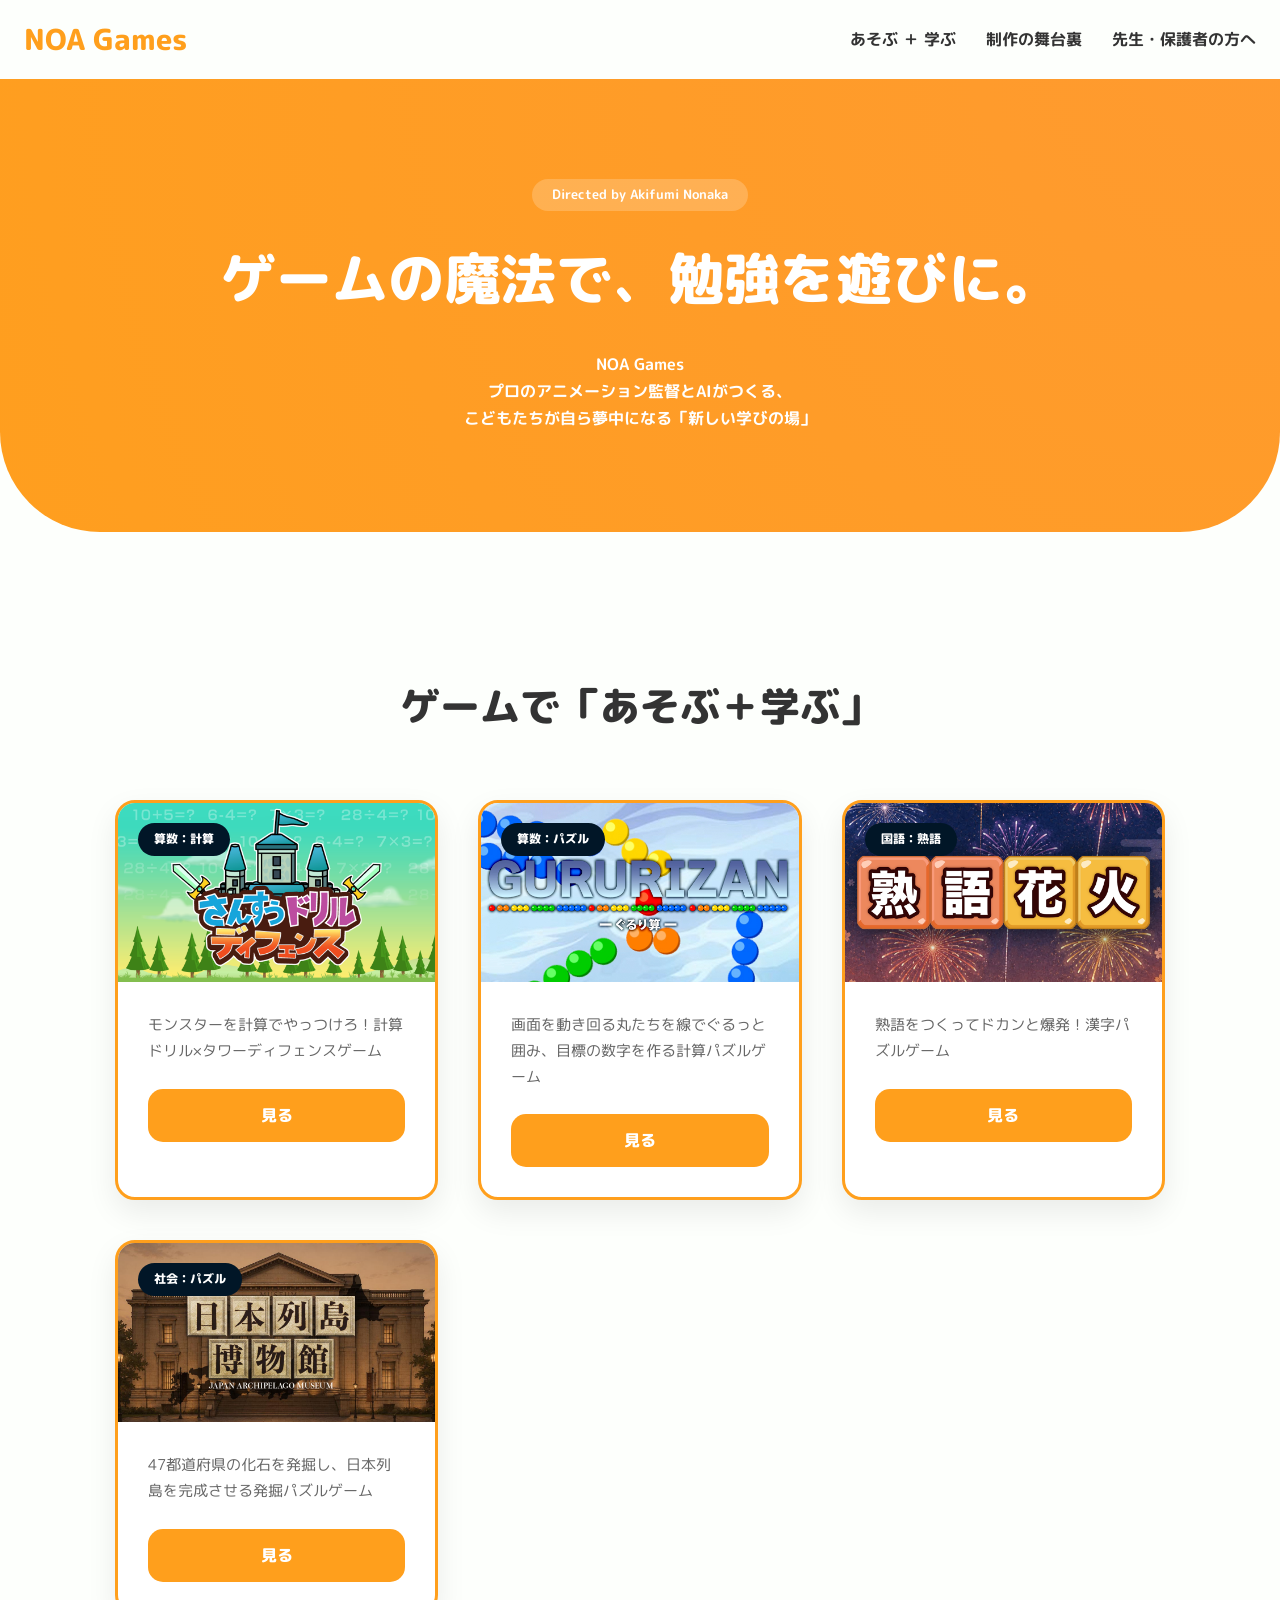
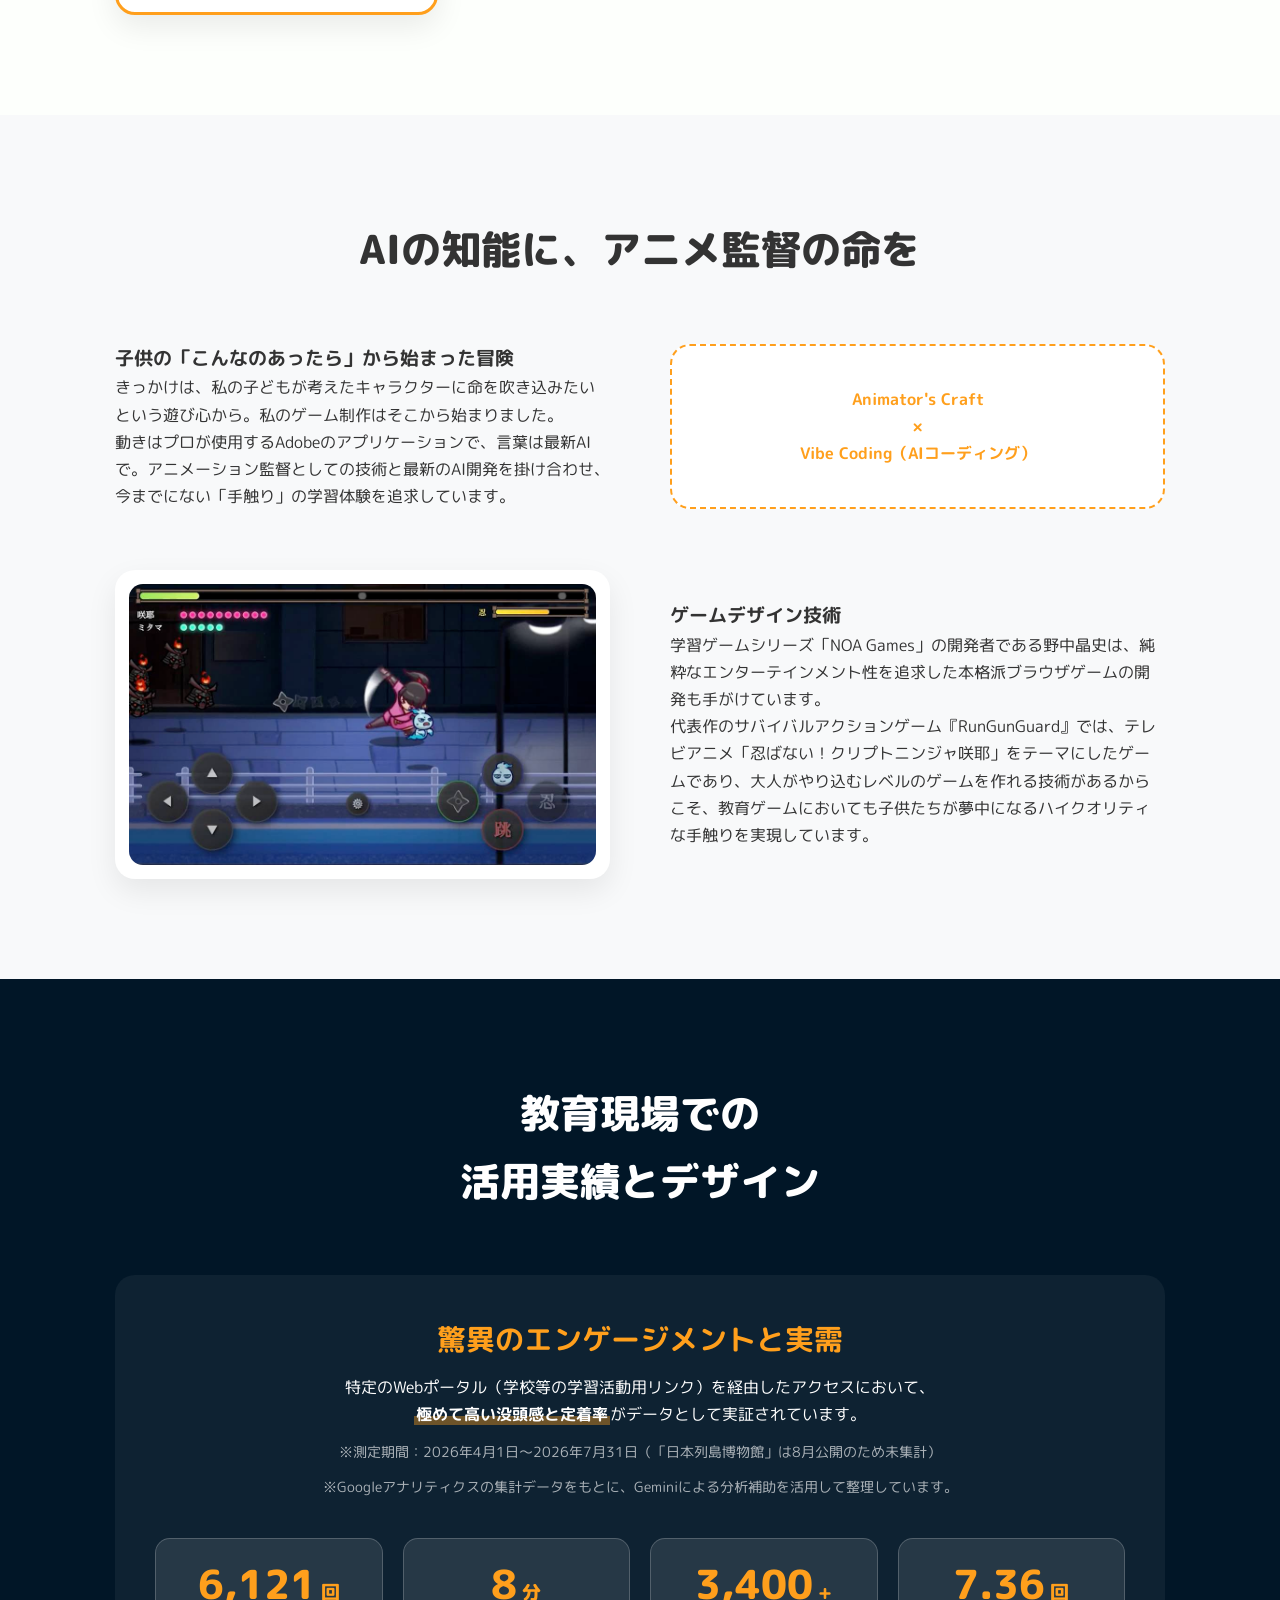
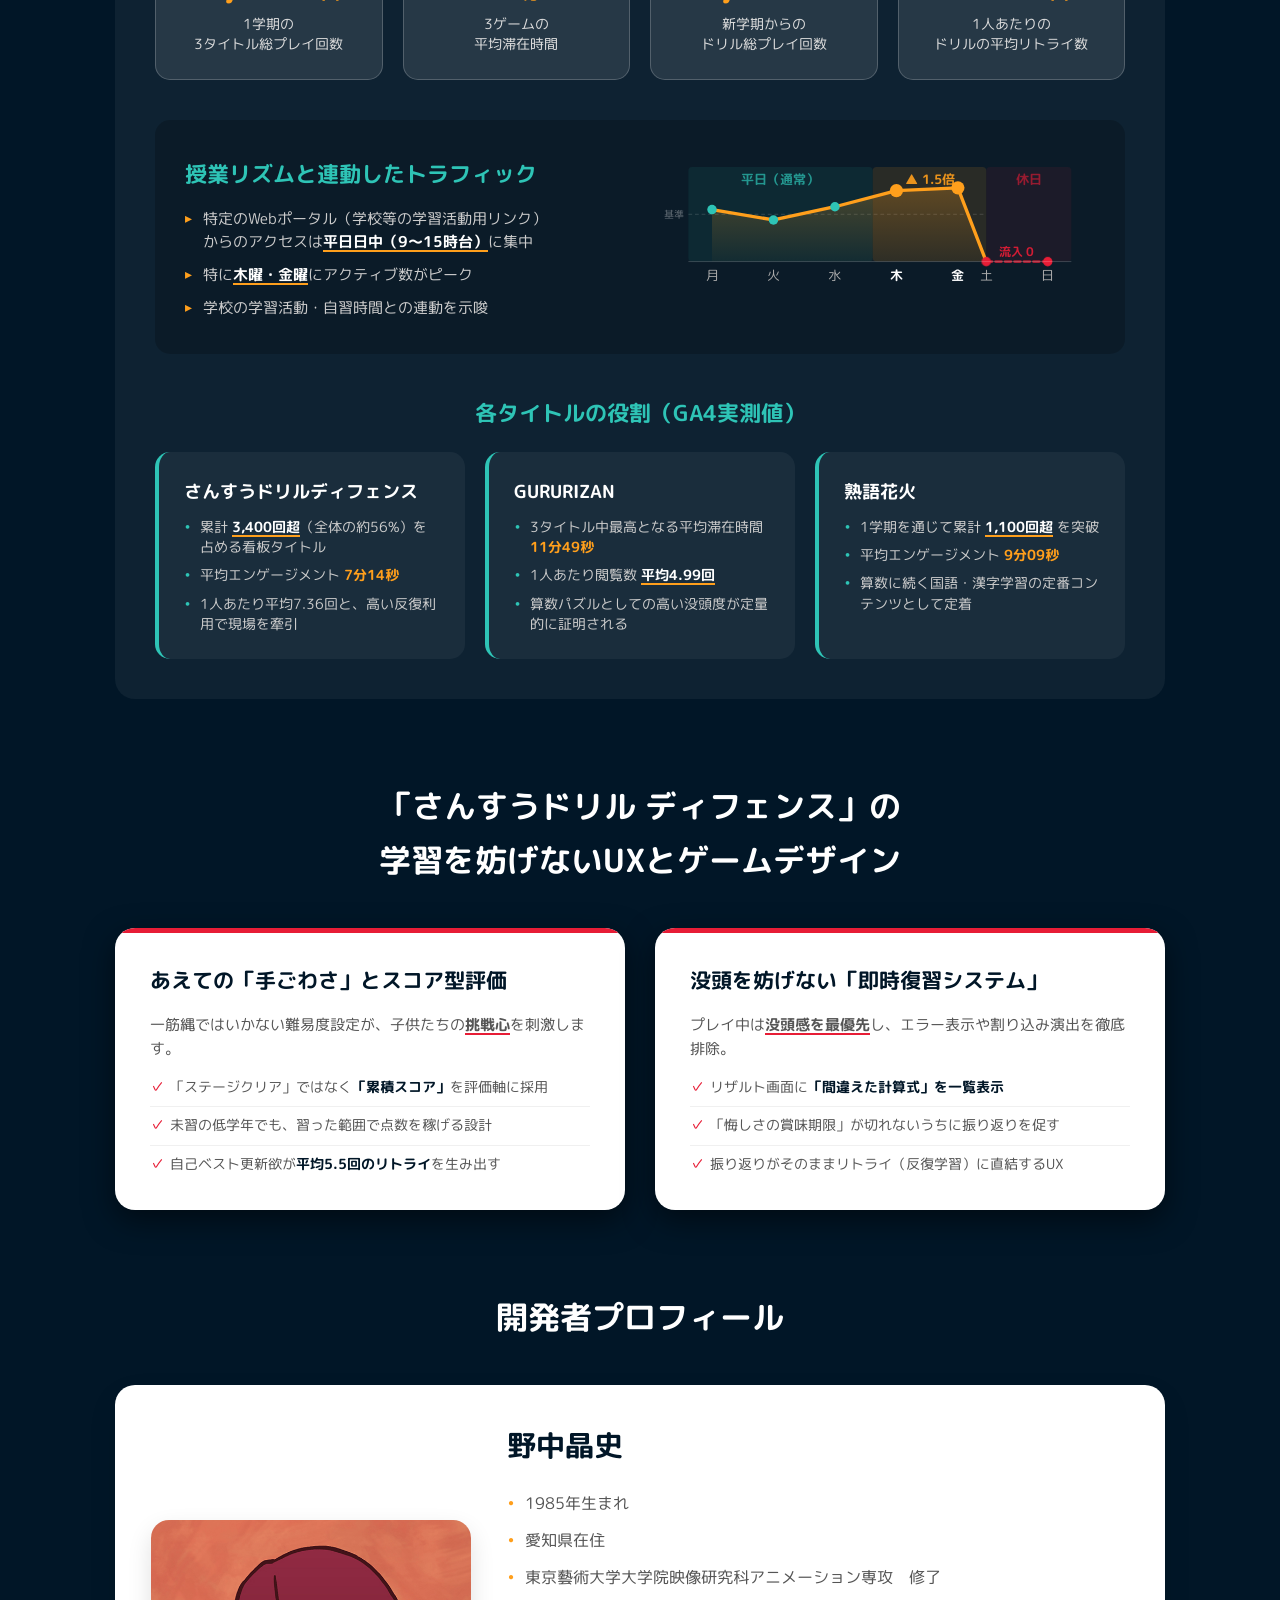
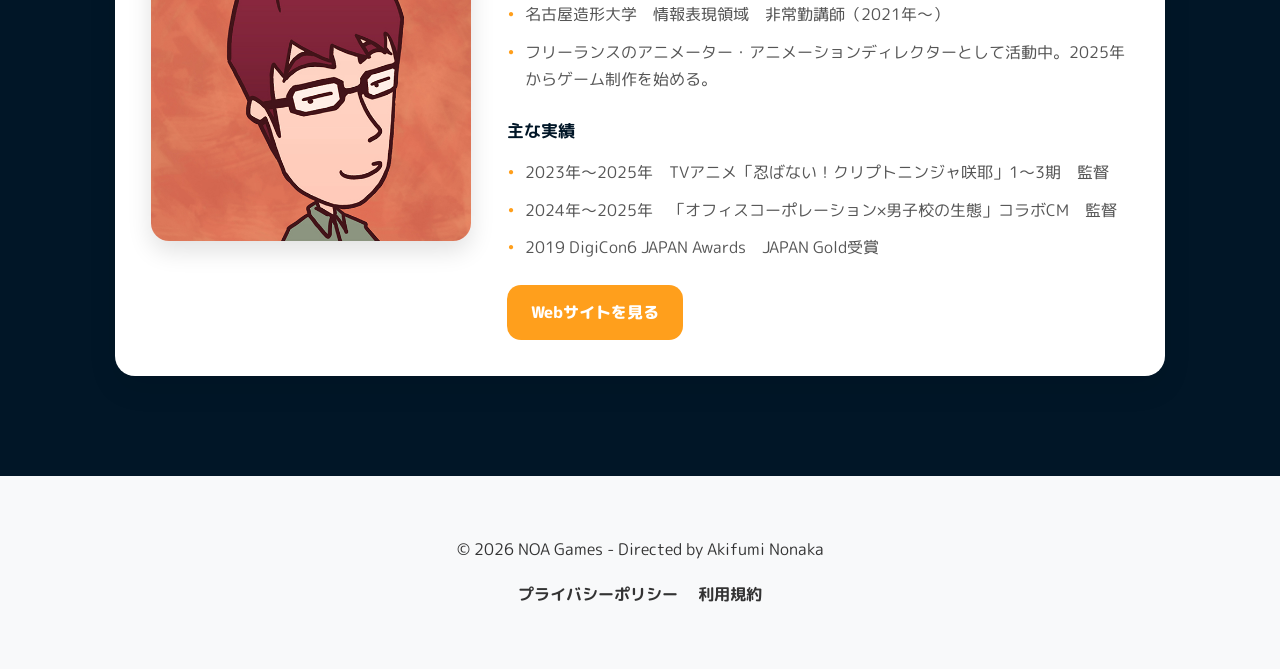
<file: index.html>
<!DOCTYPE html>
<html lang="ja">
<head>
    <meta charset="UTF-8">
    <meta name="viewport" content="width=device-width, initial-scale=1.0">
    <title>NOA Games |ゲームの魔法で、勉強を遊びに。</title>
    <link rel="icon" href="images/favicon.ico">
    <link rel="preconnect" href="https://fonts.googleapis.com">
    <link rel="preconnect" href="https://fonts.gstatic.com" crossorigin>
    <link href="https://fonts.googleapis.com/css2?family=M+PLUS+Rounded+1c:wght@400;700;800&display=swap" rel="stylesheet">
    <link rel="stylesheet" href="style.css">
    <!-- Google tag (gtag.js) -->
<script async src="https://www.googletagmanager.com/gtag/js?id=G-XE2BKG5S67"></script>
<script>
  window.dataLayer = window.dataLayer || [];
  function gtag(){dataLayer.push(arguments);}
  gtag('js', new Date());

  gtag('config', 'G-XE2BKG5S67');
</script>
</head>
<body>
    <header>
        <div class="header-container">
            <h1 class="logo">NOA Games</h1>
            <nav>
                <ul>
                    <li><a href="#games">あそぶ ＋ 学ぶ</a></li>
                    <li><a href="#story">制作の舞台裏</a></li>
                    <li><a href="#teachers">先生・保護者の方へ</a></li>
                </ul>
            </nav>
        </div>
    </header>

    <main>
        <section class="hero">
            <div class="hero-content">
                <div class="hero-badge">Directed by Akifumi Nonaka</div>
                <h2>ゲームの魔法で、勉強を遊びに。</h2>
                <p><strong>NOA Games<br>プロのアニメーション監督とAIがつくる、<br>こどもたちが自ら夢中になる「新しい学びの場」</strong></p>
            </div>
        </section>

        <section id="games" class="section">
            <div class="container">
                <h2 class="section-title">ゲームで「あそぶ＋学ぶ」</h2>
                <div class="game-grid">
                    <div class="game-card highlight">
                        <div class="game-badge">算数：計算</div>
                        <div class="game-thumb" style="background: #4CAF50 url('images/keisan_main.png') center/cover;">
                        </div>
                        <div class="game-info">
                            <p>モンスターを計算でやっつけろ！計算ドリル×タワーディフェンスゲーム</p>
                            <button class="play-btn" data-modal="modal-keisan" style="width: 100%; border: none; cursor: pointer; font-family: inherit; font-size: 1rem;">見る</button>
                        </div>
                    </div>

                    <div class="game-card highlight">
                        <div class="game-badge">算数：パズル</div>
                        <div class="game-thumb" style="background: #0066ff url('images/gururizan_main.jpg') center/cover;">
                        </div>
                        <div class="game-info">
                            <p>画面を動き回る丸たちを線でぐるっと囲み、目標の数字を作る計算パズルゲーム</p>
                            <button class="play-btn" data-modal="modal-gururizan" style="width: 100%; border: none; cursor: pointer; font-family: inherit; font-size: 1rem;">見る</button>
                        </div>
                    </div>

                    <div class="game-card highlight">
                        <div class="game-badge">国語：熟語</div>
                        <div class="game-thumb" style="background: #1a1a1a url('images/jukugo_main.png') center/cover;">
                        </div>
                        <div class="game-info">
                            <p>熟語をつくってドカンと爆発！漢字パズルゲーム</p>
                            <button class="play-btn" data-modal="modal-jukugo" style="width: 100%; border: none; cursor: pointer; font-family: inherit; font-size: 1rem;">見る</button>
                        </div>
                    </div>

                    <div class="game-card highlight">
                        <div class="game-badge">社会：パズル</div>
                        <div class="game-thumb" style="background: #8B4513 url('images/todofuken_main.jpg') center/cover;">
                        </div>
                        <div class="game-info">
                            <p>47都道府県の化石を発掘し、日本列島を完成させる発掘パズルゲーム</p>
                            <button class="play-btn" data-modal="modal-todofuken" style="width: 100%; border: none; cursor: pointer; font-family: inherit; font-size: 1rem;">見る</button>
                        </div>
                    </div>
                </div>
            </div>
        </section>

        <section id="story" class="section alt-bg">
            <div class="container">
                <h2 class="section-title">AIの知能に、アニメ監督の命を</h2>
                <div class="story-item">
                    <div class="story-text">
                        <h3>子供の「こんなのあったら」から始まった冒険</h3>
                        <p>きっかけは、私の子どもが考えたキャラクターに命を吹き込みたいという遊び心から。私のゲーム制作はそこから始まりました。</p>
                        <p>動きはプロが使用するAdobeのアプリケーションで、言葉は最新AIで。アニメーション監督としての技術と最新のAI開発を掛け合わせ、今までにない「手触り」の学習体験を追求しています。</p>
                    </div>
                    <div class="visual-card">
                        Animator's Craft<br>×<br>Vibe Coding（AIコーディング）
                    </div>
                </div>
                
                <div class="story-item" style="margin-top: 60px;">
                    <div class="story-image-card">
                        <img src="images/RGG_play.jpg" alt="RunGunGuard プレイ画面" class="story-image">
                    </div>
                    <div class="story-text">
                        <h3>ゲームデザイン技術</h3>
                        <p>学習ゲームシリーズ「NOA Games」の開発者である野中晶史は、純粋なエンターテインメント性を追求した本格派ブラウザゲームの開発も手がけています。</p>
                        <p>代表作のサバイバルアクションゲーム『RunGunGuard』では、テレビアニメ「忍ばない！クリプトニンジャ咲耶」をテーマにしたゲームであり、大人がやり込むレベルのゲームを作れる技術があるからこそ、教育ゲームにおいても子供たちが夢中になるハイクオリティな手触りを実現しています。</p>
                    </div>
                </div>
            </div>
        </section>

        <section id="teachers" class="section dark-bg">
            <div class="container">
                <h2 class="section-title">教育現場での<br>活用実績とデザイン</h2>
                
                <div class="data-dashboard">
                    <div class="dashboard-header">
                        <h3>驚異のエンゲージメントと実需</h3>
                        <p>特定のWebポータル（学校等の学習活動用リンク）を経由したアクセスにおいて、<br><span class="text-highlight">極めて高い没頭感と定着率</span>がデータとして実証されています。</p>
                        <p class="dashboard-note">※測定期間：2026年4月1日〜2026年7月31日（「日本列島博物館」は8月公開のため未集計）</p>
                        <p class="dashboard-note">※Googleアナリティクスの集計データをもとに、Geminiによる分析補助を活用して整理しています。</p>
                    </div>
                    
                    <div class="stats-grid">
                        <div class="stat-box">
                            <div class="stat-value">6,121<span class="unit">回</span></div>
                            <div class="stat-label">1学期の<br>3タイトル総プレイ回数</div>
                        </div>
                        <div class="stat-box">
                            <div class="stat-value">8<span class="unit">分</span></div>
                            <div class="stat-label">3ゲームの<br>平均滞在時間</div>
                        </div>
                        <div class="stat-box">
                            <div class="stat-value">3,400<span class="unit">+</span></div>
                            <div class="stat-label">新学期からの<br>ドリル総プレイ回数</div>
                        </div>
                        <div class="stat-box">
                            <div class="stat-value">7.36<span class="unit">回</span></div>
                            <div class="stat-label">1人あたりの<br>ドリルの平均リトライ数</div>
                        </div>
                    </div>

                    <div class="trend-section">
                        <div class="trend-text">
                            <h4>授業リズムと連動したトラフィック</h4>
                            <ul class="data-list">
                                <li>特定のWebポータル（学校等の学習活動用リンク）<br>からのアクセスは<span class="underline-key">平日日中（9〜15時台）</span>に集中</li>
                                <li>特に<span class="underline-key">木曜・金曜</span>にアクティブ数がピーク</li>
                                <li>学校の学習活動・自習時間との連動を示唆</li>
                            </ul>
                        </div>
                        <div class="trend-graph">
                            <svg viewBox="0 0 460 175" class="line-chart" role="img" aria-label="トラフィック推移グラフ：月曜から金曜までのアクセス傾向">
                                <!-- Background zones -->
                                <rect x="30" y="18" width="195" height="100" rx="4" fill="rgba(46,196,182,0.08)"/>
                                <rect x="225" y="18" width="120" height="100" rx="4" fill="rgba(255,159,28,0.12)"/>
                                <rect x="345" y="18" width="90" height="100" rx="4" fill="rgba(231,29,54,0.08)"/>
                                <!-- Zone labels -->
                                <text x="127" y="36" fill="rgba(46,196,182,0.7)" font-size="14" text-anchor="middle" font-weight="700">平日（通常）</text>
                                <text x="285" y="36" fill="rgba(255,159,28,0.9)" font-size="14" text-anchor="middle" font-weight="700">▲ 1.5倍</text>
                                <text x="390" y="36" fill="rgba(231,29,54,0.6)" font-size="14" text-anchor="middle" font-weight="700">休日</text>
                                <!-- Base level reference line -->
                                <line x1="30" y1="68" x2="345" y2="68" stroke="rgba(255,255,255,0.15)" stroke-width="1" stroke-dasharray="4 3"/>
                                <text x="25" y="72" fill="rgba(255,255,255,0.35)" font-size="11" text-anchor="end">基準</text>
                                <!-- Area fill -->
                                <path d="M 55,63 L 120,74 L 185,60 L 250,43 L 315,40 L 345,118 L 410,118 L 410,118 L 345,118 L 315,118 L 250,118 L 185,118 L 120,118 L 55,118 Z" fill="url(#areaGrad)" opacity="0.5"/>
                                <defs>
                                    <linearGradient id="areaGrad" x1="0" y1="0" x2="0" y2="1">
                                        <stop offset="0%" stop-color="var(--primary)" stop-opacity="0.5"/>
                                        <stop offset="100%" stop-color="var(--primary)" stop-opacity="0.05"/>
                                    </linearGradient>
                                </defs>
                                <!-- Main line -->
                                <path class="chart-line" d="M 55,63 L 120,74 L 185,60 L 250,43 L 315,40 L 345,118" fill="none" stroke="var(--primary)" stroke-width="3.5" stroke-linecap="round" stroke-linejoin="round"/>
                                <!-- Sat-Sun flat zero line -->
                                <path d="M 345,118 L 410,118" fill="none" stroke="var(--accent)" stroke-width="3" stroke-linecap="round" stroke-dasharray="6 4" opacity="0.7"/>
                                <!-- Data points -->
                                <circle cx="55" cy="63" r="5" fill="var(--secondary)"/>
                                <circle cx="120" cy="74" r="5" fill="var(--secondary)"/>
                                <circle cx="185" cy="60" r="5" fill="var(--secondary)"/>
                                <circle cx="250" cy="43" r="7" fill="var(--primary)"/>
                                <circle cx="315" cy="40" r="7" fill="var(--primary)"/>
                                <circle class="chart-point" cx="345" cy="118" r="5" fill="var(--accent)"/>
                                <circle class="chart-point" cx="410" cy="118" r="5" fill="var(--accent)"/>
                                <!-- Zero annotation -->
                                <text x="377" y="112" fill="var(--accent)" font-size="13" text-anchor="middle" font-weight="700" opacity="0.9">流入 0</text>
                                <!-- X-axis line -->
                                <line x1="30" y1="118" x2="435" y2="118" stroke="rgba(255,255,255,0.2)" stroke-width="1"/>
                                <!-- X axis labels -->
                                <text x="55" y="138" fill="#aaa" font-size="14" text-anchor="middle">月</text>
                                <text x="120" y="138" fill="#aaa" font-size="14" text-anchor="middle">火</text>
                                <text x="185" y="138" fill="#aaa" font-size="14" text-anchor="middle">水</text>
                                <text x="250" y="138" fill="#fff" font-size="14" text-anchor="middle" font-weight="700">木</text>
                                <text x="315" y="138" fill="#fff" font-size="14" text-anchor="middle" font-weight="700">金</text>
                                <text x="345" y="138" fill="#aaa" font-size="14" text-anchor="middle">土</text>
                                <text x="410" y="138" fill="#aaa" font-size="14" text-anchor="middle">日</text>
                            </svg>
                        </div>
                    </div>

                    <div class="games-roles">
                        <h4>各タイトルの役割（GA4実測値）</h4>
                        <div class="roles-grid">
                            <div class="role-item">
                                <h5>さんすうドリルディフェンス</h5>
                                <ul class="role-list">
                                    <li>累計 <span class="underline-key">3,400回超</span>（全体の約56%）を占める看板タイトル</li>
                                    <li>平均エンゲージメント <strong>7分14秒</strong></li>
                                    <li>1人あたり平均7.36回と、高い反復利用で現場を牽引</li>
                                </ul>
                            </div>
                            <div class="role-item">
                                <h5>GURURIZAN</h5>
                                <ul class="role-list">
                                    <li>3タイトル中最高となる平均滞在時間 <strong>11分49秒</strong></li>
                                    <li>1人あたり閲覧数 <span class="underline-key">平均4.99回</span></li>
                                    <li>算数パズルとしての高い没頭度が定量的に証明される</li>
                                </ul>
                            </div>
                            <div class="role-item">
                                <h5>熟語花火</h5>
                                <ul class="role-list">
                                    <li>1学期を通じて累計 <span class="underline-key">1,100回超</span> を突破</li>
                                    <li>平均エンゲージメント <strong>9分09秒</strong></li>
                                    <li>算数に続く国語・漢字学習の定番コンテンツとして定着</li>
                                </ul>
                            </div>
                        </div>
                    </div>
                </div>
                
                <div class="concept-section" style="margin-top: 80px;">
                    <h3 style="text-align: center; margin-bottom: 40px; font-size: 2rem; color: white;">「さんすうドリル ディフェンス」の<br>学習を妨げないUXとゲームデザイン</h3>
                    <div class="concept-grid">
                        <div class="concept-card">
                            <h4>あえての「手ごわさ」とスコア型評価</h4>
                            <p class="concept-lead">一筋縄ではいかない難易度設定が、子供たちの<span class="underline-dark">挑戦心</span>を刺激します。</p>
                            <ul class="concept-list">
                                <li>「ステージクリア」ではなく<strong>「累積スコア」</strong>を評価軸に採用</li>
                                <li>未習の低学年でも、習った範囲で点数を稼げる設計</li>
                                <li>自己ベスト更新欲が<strong>平均5.5回のリトライ</strong>を生み出す</li>
                            </ul>
                        </div>
                        <div class="concept-card">
                            <h4>没頭を妨げない「即時復習システム」</h4>
                            <p class="concept-lead">プレイ中は<span class="underline-dark">没頭感を最優先</span>し、エラー表示や割り込み演出を徹底排除。</p>
                            <ul class="concept-list">
                                <li>リザルト画面に<strong>「間違えた計算式」を一覧表示</strong></li>
                                <li>「悔しさの賞味期限」が切れないうちに振り返りを促す</li>
                                <li>振り返りがそのままリトライ（反復学習）に直結するUX</li>
                            </ul>
                        </div>
                    </div>
                </div>

                <div class="profile-section">
                    <h3 class="profile-title">開発者プロフィール</h3>
                    <div class="profile-card">
                        <div class="profile-image-wrap">
                            <img src="images/akifumi_nonaka_director.jpg" alt="野中晶史" class="profile-image">
                        </div>
                        <div class="profile-content">
                            <h4>野中晶史</h4>
                            <ul class="profile-list">
                                <li>1985年生まれ</li>
                                <li>愛知県在住</li>
                                <li>東京藝術大学大学院映像研究科アニメーション専攻　修了</li>
                                <li>名古屋造形大学　情報表現領域　非常勤講師（2021年〜）</li>
                                <li>フリーランスのアニメーター・アニメーションディレクターとして活動中。2025年からゲーム制作を始める。</li>
                            </ul>
                            <h5 class="profile-subtitle">主な実績</h5>
                            <ul class="profile-list profile-achievements">
                                <li>2023年〜2025年　TVアニメ「忍ばない！クリプトニンジャ咲耶」1〜3期　監督</li>
                                <li>2024年〜2025年　「オフィスコーポレーション×男子校の生態」コラボCM　監督</li>
                                <li>2019 DigiCon6 JAPAN Awards　JAPAN Gold受賞</li>
                            </ul>
                            <a href="https://akkeynoa.web.fc2.com/" target="_blank" rel="noopener" class="profile-link">Webサイトを見る</a>
                        </div>
                    </div>
                </div>
            </div>
        </section>
    </main>

    <footer>
        <div class="container">
            <p>&copy; 2026 NOA Games - Directed by Akifumi Nonaka</p>
            <div class="footer-links">
                <a href="privacy.html">プライバシーポリシー</a>
                <a href="terms.html">利用規約</a>
            </div>
        </div>
    </footer>

    <!-- Modals -->
    <div id="modal-keisan" class="modal" role="dialog" aria-modal="true">
        <div class="modal-content">
            <button class="modal-close">&times;</button>
            <div class="modal-body">
                <img src="images/keisan_play.jpg" alt="さんすうドリルディフェンスプレイ画面" class="modal-img">
                <p>計算でモンスターを撃退するタワーディフェンス。実際の小学校のクラスでも、学習用プラットフォームとして日常的に遊ばれている人気タイトルです。</p>
                <a href="https://nonaka-a.github.io/keisan-defense/" target="_blank" rel="noopener" class="play-btn large">あそぶ</a>
            </div>
        </div>
    </div>

    <div id="modal-gururizan" class="modal" role="dialog" aria-modal="true">
        <div class="modal-content">
            <button class="modal-close">&times;</button>
            <div class="modal-body">
                <img src="images/gururizan_play.jpg" alt="GURURIZANプレイ画面" class="modal-img">
                <p>目標の数字になるように、盤面の数字を「ぐるり」と囲んで足し合わせる算数パズル。直感的な操作で、遊びながら自然と計算力が身につきます。</p>
                <a href="https://nonaka-a.github.io/GURURIZAN/" target="_blank" rel="noopener" class="play-btn large">あそぶ</a>
            </div>
        </div>
    </div>

    <div id="modal-jukugo" class="modal" role="dialog" aria-modal="true">
        <div class="modal-content">
            <button class="modal-close">&times;</button>
            <div class="modal-body">
                <img src="images/jukugo_play.jpg" alt="熟語花火プレイ画面" class="modal-img">
                <p>プロの演出による爽快なエフェクトが特徴の国語・漢字パズルです。次々と現れる漢字を組み合わせて、美しい熟語の花火を打ち上げましょう！</p>
                <a href="https://nonaka-a.github.io/jukugo/" target="_blank" rel="noopener" class="play-btn large">あそぶ</a>
            </div>
        </div>
    </div>

    <div id="modal-todofuken" class="modal" role="dialog" aria-modal="true">
        <div class="modal-content">
            <button class="modal-close">&times;</button>
            <div class="modal-body">
                <img src="images/todofuken_play.jpg" alt="日本列島博物館プレイ画面" class="modal-img">
                <p>地層ごとの特徴を見極めて化石を削り出し、展示室の日本列島を完成させる発掘パズル。丁寧な発掘作業を通して、遊びながら自然と日本全国の地理への興味が深まります。</p>
                <a href="https://nonaka-a.github.io/todofuken/" target="_blank" rel="noopener" class="play-btn large">あそぶ</a>
            </div>
        </div>
    </div>
    <script src="script.js"></script>
</body>
</html>
</file>
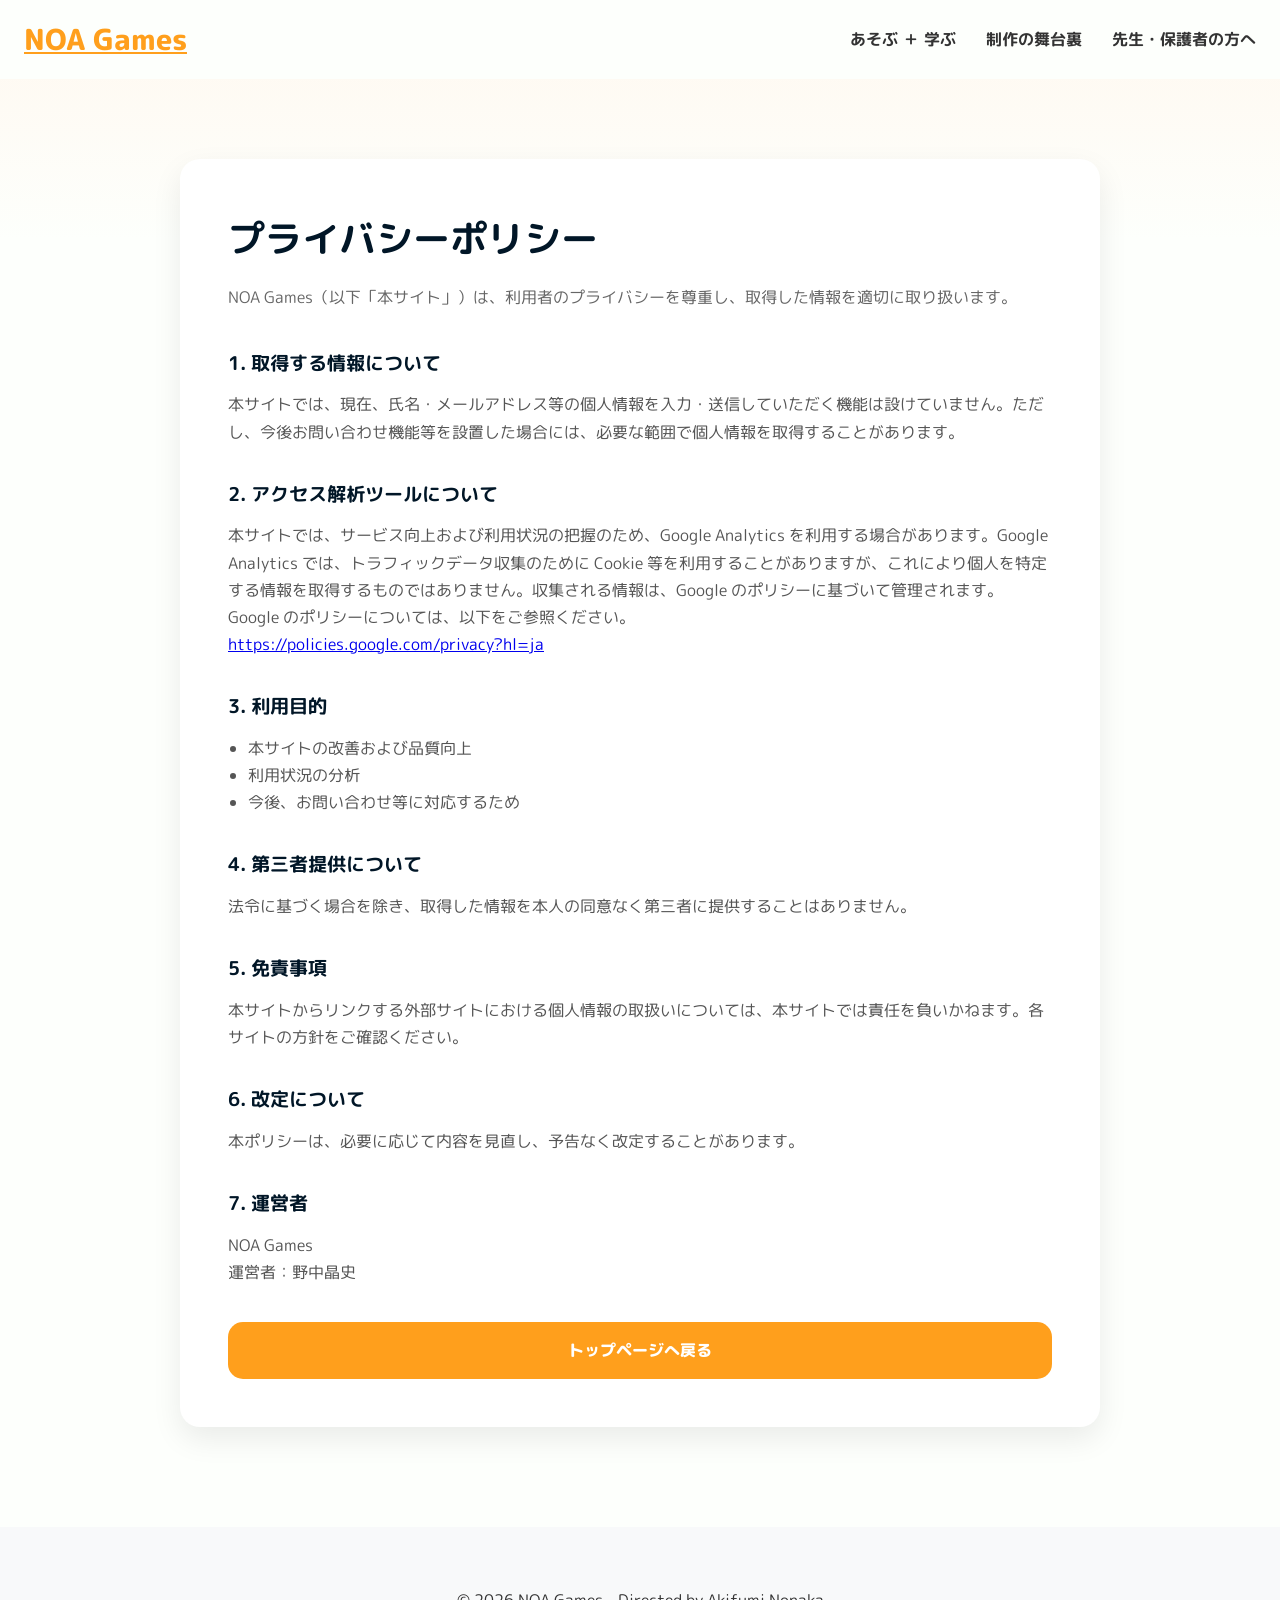
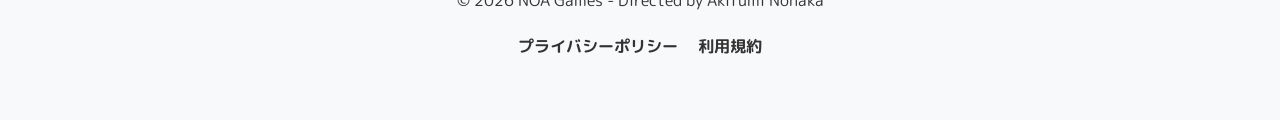
<file: privacy.html>
<!DOCTYPE html>
<html lang="ja">
<head>
    <meta charset="UTF-8">
    <meta name="viewport" content="width=device-width, initial-scale=1.0">
    <title>プライバシーポリシー | NOA Games</title>
    <link rel="icon" href="images/favicon.ico">
    <link rel="preconnect" href="https://fonts.googleapis.com">
    <link rel="preconnect" href="https://fonts.gstatic.com" crossorigin>
    <link href="https://fonts.googleapis.com/css2?family=M+PLUS+Rounded+1c:wght@400;700;800&display=swap" rel="stylesheet">
    <link rel="stylesheet" href="style.css">
</head>
<body class="policy-page">
    <header>
        <div class="header-container">
            <a href="index.html" class="logo">NOA Games</a>
            <nav>
                <ul>
                    <li><a href="index.html#games">あそぶ ＋ 学ぶ</a></li>
                    <li><a href="index.html#story">制作の舞台裏</a></li>
                    <li><a href="index.html#teachers">先生・保護者の方へ</a></li>
                </ul>
            </nav>
        </div>
    </header>

    <main class="policy-main">
        <div class="container">
            <article class="policy-card">
                <div class="policy-header">
                    <h1>プライバシーポリシー</h1>
                    <p>NOA Games（以下「本サイト」）は、利用者のプライバシーを尊重し、取得した情報を適切に取り扱います。</p>
                </div>

                <div class="policy-content">
                    <section>
                        <h2>1. 取得する情報について</h2>
                        <p>本サイトでは、現在、氏名・メールアドレス等の個人情報を入力・送信していただく機能は設けていません。ただし、今後お問い合わせ機能等を設置した場合には、必要な範囲で個人情報を取得することがあります。</p>
                    </section>

                    <section>
                        <h2>2. アクセス解析ツールについて</h2>
                        <p>本サイトでは、サービス向上および利用状況の把握のため、Google Analytics を利用する場合があります。Google Analytics では、トラフィックデータ収集のために Cookie 等を利用することがありますが、これにより個人を特定する情報を取得するものではありません。収集される情報は、Google のポリシーに基づいて管理されます。</p>
                        <p>Google のポリシーについては、以下をご参照ください。<br><a href="https://policies.google.com/privacy?hl=ja" target="_blank" rel="noopener">https://policies.google.com/privacy?hl=ja</a></p>
                    </section>

                    <section>
                        <h2>3. 利用目的</h2>
                        <ul>
                            <li>本サイトの改善および品質向上</li>
                            <li>利用状況の分析</li>
                            <li>今後、お問い合わせ等に対応するため</li>
                        </ul>
                    </section>

                    <section>
                        <h2>4. 第三者提供について</h2>
                        <p>法令に基づく場合を除き、取得した情報を本人の同意なく第三者に提供することはありません。</p>
                    </section>

                    <section>
                        <h2>5. 免責事項</h2>
                        <p>本サイトからリンクする外部サイトにおける個人情報の取扱いについては、本サイトでは責任を負いかねます。各サイトの方針をご確認ください。</p>
                    </section>

                    <section>
                        <h2>6. 改定について</h2>
                        <p>本ポリシーは、必要に応じて内容を見直し、予告なく改定することがあります。</p>
                    </section>

                    <section>
                        <h2>7. 運営者</h2>
                        <p>NOA Games<br>運営者：野中晶史</p>
                    </section>
                </div>

                <div class="policy-back">
                    <a href="index.html" class="play-btn">トップページへ戻る</a>
                </div>
            </article>
        </div>
    </main>

    <footer>
        <div class="container">
            <p>&copy; 2026 NOA Games - Directed by Akifumi Nonaka</p>
            <div class="footer-links">
                <a href="privacy.html">プライバシーポリシー</a>
                <a href="terms.html">利用規約</a>
            </div>
        </div>
    </footer>
</body>
</html>
</file>
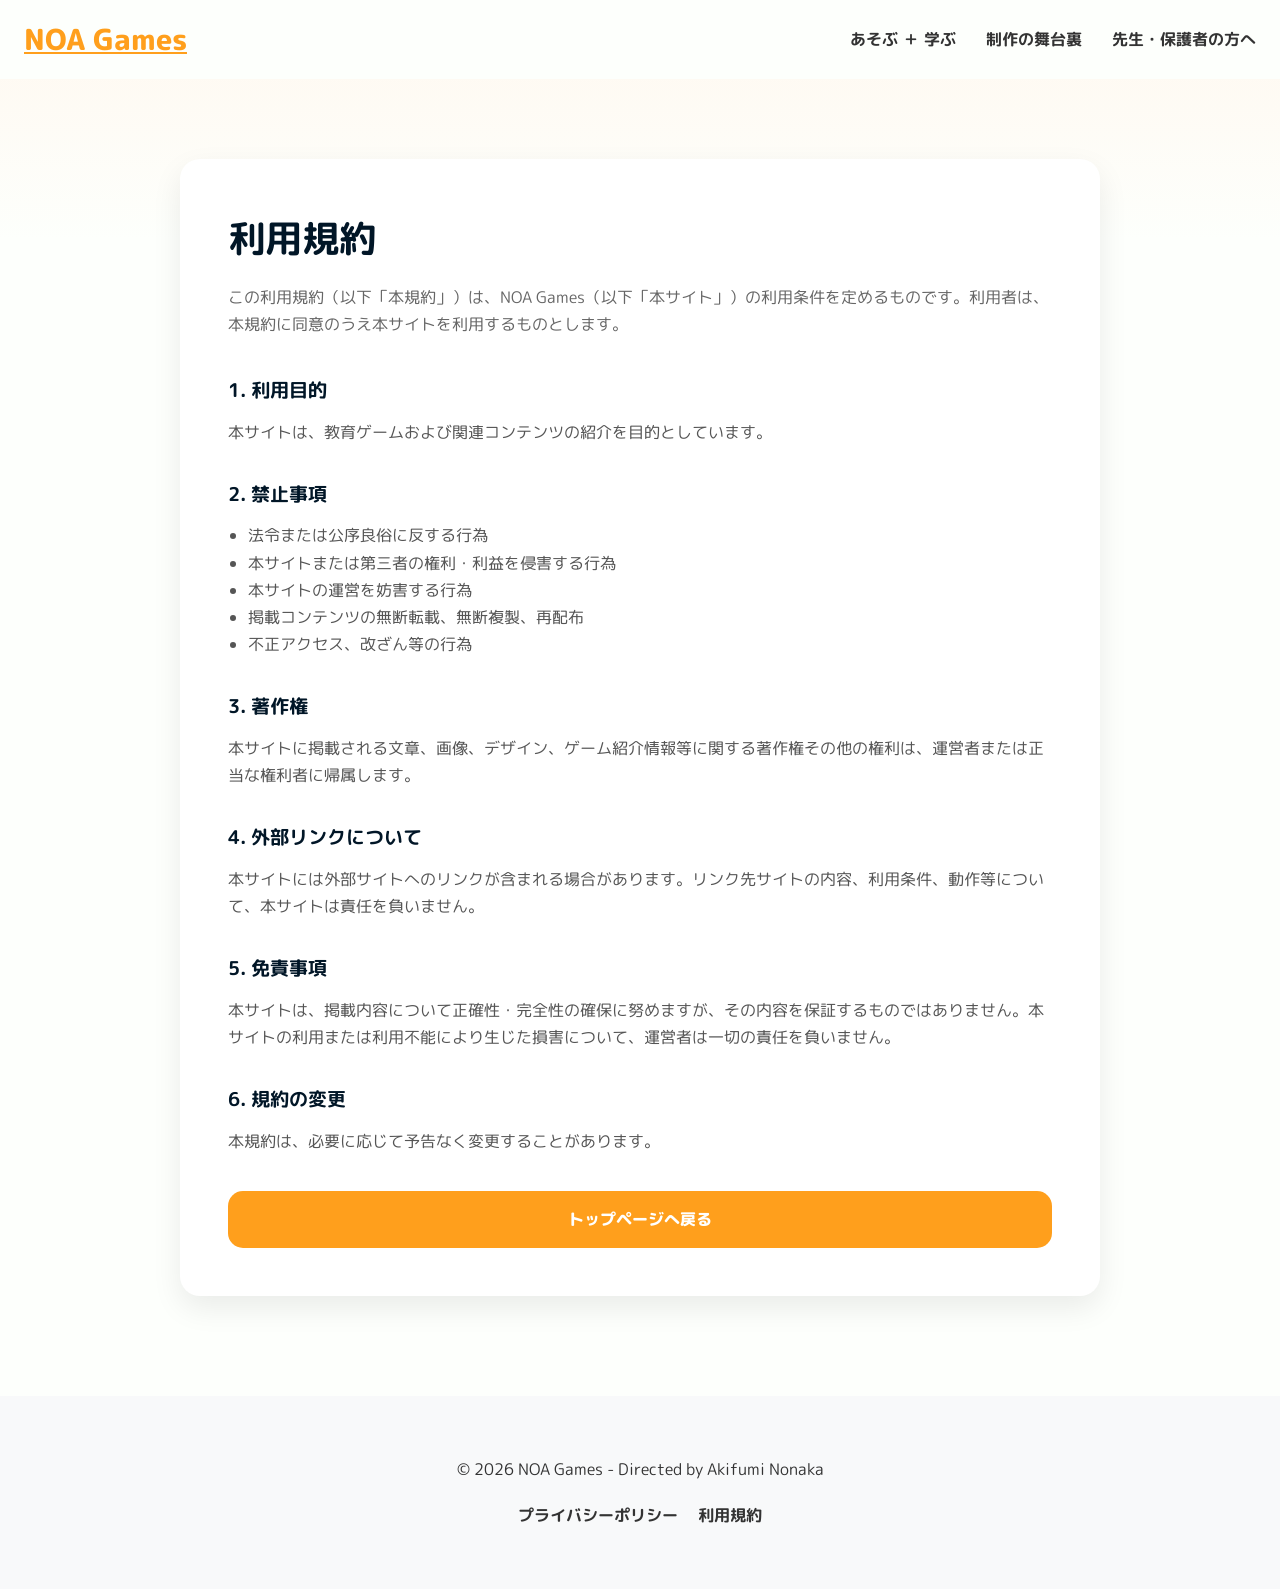
<file: terms.html>
<!DOCTYPE html>
<html lang="ja">
<head>
    <meta charset="UTF-8">
    <meta name="viewport" content="width=device-width, initial-scale=1.0">
    <title>利用規約 | NOA Games</title>
    <link rel="icon" href="images/favicon.ico">
    <link rel="preconnect" href="https://fonts.googleapis.com">
    <link rel="preconnect" href="https://fonts.gstatic.com" crossorigin>
    <link href="https://fonts.googleapis.com/css2?family=M+PLUS+Rounded+1c:wght@400;700;800&display=swap" rel="stylesheet">
    <link rel="stylesheet" href="style.css">
</head>
<body class="policy-page">
    <header>
        <div class="header-container">
            <a href="index.html" class="logo">NOA Games</a>
            <nav>
                <ul>
                    <li><a href="index.html#games">あそぶ ＋ 学ぶ</a></li>
                    <li><a href="index.html#story">制作の舞台裏</a></li>
                    <li><a href="index.html#teachers">先生・保護者の方へ</a></li>
                </ul>
            </nav>
        </div>
    </header>

    <main class="policy-main">
        <div class="container">
            <article class="policy-card">
                <div class="policy-header">
                    <h1>利用規約</h1>
                    <p>この利用規約（以下「本規約」）は、NOA Games（以下「本サイト」）の利用条件を定めるものです。利用者は、本規約に同意のうえ本サイトを利用するものとします。</p>
                </div>

                <div class="policy-content">
                    <section>
                        <h2>1. 利用目的</h2>
                        <p>本サイトは、教育ゲームおよび関連コンテンツの紹介を目的としています。</p>
                    </section>

                    <section>
                        <h2>2. 禁止事項</h2>
                        <ul>
                            <li>法令または公序良俗に反する行為</li>
                            <li>本サイトまたは第三者の権利・利益を侵害する行為</li>
                            <li>本サイトの運営を妨害する行為</li>
                            <li>掲載コンテンツの無断転載、無断複製、再配布</li>
                            <li>不正アクセス、改ざん等の行為</li>
                        </ul>
                    </section>

                    <section>
                        <h2>3. 著作権</h2>
                        <p>本サイトに掲載される文章、画像、デザイン、ゲーム紹介情報等に関する著作権その他の権利は、運営者または正当な権利者に帰属します。</p>
                    </section>

                    <section>
                        <h2>4. 外部リンクについて</h2>
                        <p>本サイトには外部サイトへのリンクが含まれる場合があります。リンク先サイトの内容、利用条件、動作等について、本サイトは責任を負いません。</p>
                    </section>

                    <section>
                        <h2>5. 免責事項</h2>
                        <p>本サイトは、掲載内容について正確性・完全性の確保に努めますが、その内容を保証するものではありません。本サイトの利用または利用不能により生じた損害について、運営者は一切の責任を負いません。</p>
                    </section>

                    <section>
                        <h2>6. 規約の変更</h2>
                        <p>本規約は、必要に応じて予告なく変更することがあります。</p>
                    </section>
                </div>

                <div class="policy-back">
                    <a href="index.html" class="play-btn">トップページへ戻る</a>
                </div>
            </article>
        </div>
    </main>

    <footer>
        <div class="container">
            <p>&copy; 2026 NOA Games - Directed by Akifumi Nonaka</p>
            <div class="footer-links">
                <a href="privacy.html">プライバシーポリシー</a>
                <a href="terms.html">利用規約</a>
            </div>
        </div>
    </footer>
</body>
</html>
</file>
<file: style.css>
:root {
    --primary: #ff9f1c;
    --secondary: #2ec4b6;
    --accent: #e71d36;
    --dark: #011627;
    --light: #fdfffc;
    --gray: #f8f9fa;
    --text-main: #333;
    --rounded: 20px;
    --shadow: 0 12px 30px rgba(0,0,0,0.08);
}

* {
    margin: 0;
    padding: 0;
    box-sizing: border-box;
}

body {
    font-family: 'M PLUS Rounded 1c', sans-serif;
    color: var(--text-main);
    background-color: var(--light);
    line-height: 1.7;
}

.container {
    max-width: 1100px;
    margin: 0 auto;
    padding: 0 25px;
}

/* Header */
header {
    background: rgba(253, 255, 252, 0.95);
    padding: 15px 0;
    position: sticky;
    top: 0;
    z-index: 1000;
    backdrop-filter: blur(10px);
}

.header-container {
    display: flex;
    justify-content: space-between;
    align-items: center;
    padding: 0 24px;
}

.logo {
    font-weight: 800;
    font-size: 1.8rem;
    color: var(--primary);
}

nav ul {
    display: flex;
    list-style: none;
    gap: 30px;
}

nav a {
    text-decoration: none;
    color: var(--text-main);
    font-weight: 700;
}

/* Hero */
.hero {
    background: radial-gradient(circle at top right, #ff9a30, #ff9f1c);
    background-attachment: fixed;
    padding: 100px 20px;
    text-align: center;
    color: white;
    border-radius: 0 0 100px 100px;
    margin-bottom: 40px;
}

.hero-badge {
    background: rgba(255, 255, 255, 0.2);
    display: inline-block;
    padding: 5px 20px;
    border-radius: 50px;
    font-size: 0.8rem;
    font-weight: 700;
    margin-bottom: 20px;
}

.hero h2 {
    font-size: 3.5rem;
    margin-bottom: 25px;
    font-weight: 800;
}

/* Section General */
.section { padding: 100px 0; }
.section-title {
    text-align: center;
    font-size: 2.5rem;
    margin-bottom: 60px;
    font-weight: 800;
}

.alt-bg { background-color: var(--gray); }
.dark-bg { background-color: var(--dark); color: white; }
.dark-bg .section-title { color: white; }

/* Game Cards */
.game-grid {
    display: grid;
    grid-template-columns: repeat(auto-fit, minmax(320px, 1fr));
    gap: 40px;
}

.game-card {
    background: white;
    border-radius: var(--rounded);
    overflow: hidden;
    box-shadow: var(--shadow);
    transition: transform 0.4s;
    position: relative;
    border: 1px solid #eee;
}

.game-card.highlight { border: 3px solid var(--primary); }
.game-card:hover { transform: translateY(-15px); }

.game-badge {
    position: absolute;
    top: 20px;
    left: 20px;
    background: var(--dark);
    color: white;
    padding: 6px 16px;
    border-radius: 50px;
    font-size: 0.75rem;
    font-weight: 800;
    z-index: 10;
}

.game-thumb {
    aspect-ratio: 16 / 9;
    width: 100%;
    display: flex;
    align-items: center;
    justify-content: center;
    background-color: #eee;
}

.game-info { padding: 30px; }
.game-info h3 { margin-bottom: 12px; font-size: 1.4rem; }
.game-info p { color: #666; font-size: 0.95rem; margin-bottom: 25px; }

.play-btn {
    display: block;
    text-align: center;
    background: var(--primary);
    color: white;
    text-decoration: none;
    padding: 15px;
    border-radius: 15px;
    font-weight: 800;
}

/* Story/Data sections */
.story-item {
    display: grid;
    grid-template-columns: 1fr 1fr;
    gap: 60px;
    align-items: center;
}

.visual-card {
    background: white;
    padding: 40px;
    border-radius: var(--rounded);
    border: 2px dashed var(--primary);
    text-align: center;
    font-weight: 700;
    color: var(--primary);
}

.story-image-card {
    background: white;
    padding: 14px;
    border-radius: var(--rounded);
    box-shadow: var(--shadow);
}

.story-image {
    display: block;
    width: 100%;
    border-radius: 14px;
}

footer { padding: 60px 0; text-align: center; background: var(--gray); }

.footer-links {
    margin-top: 18px;
    display: flex;
    justify-content: center;
    gap: 20px;
    flex-wrap: wrap;
}

.footer-links a {
    color: var(--text-main);
    text-decoration: none;
    font-weight: 700;
}

@media (max-width: 768px) {
    .hero h2 { font-size: 1.8rem; }
    .story-item { grid-template-columns: 1fr; }
    nav ul { display: none; }
}

/* Modal Styles */
.modal {
    display: none;
    position: fixed;
    z-index: 2000;
    left: 0;
    top: 0;
    width: 100%;
    height: 100%;
    background-color: rgba(0, 0, 0, 0.7);
    backdrop-filter: blur(5px);
}

.modal.show {
    display: flex;
    align-items: center;
    justify-content: center;
    animation: fadeIn 0.3s ease-out forwards;
}

@keyframes fadeIn {
    from { opacity: 0; }
    to { opacity: 1; }
}

.modal-content {
    background-color: var(--light);
    border-radius: var(--rounded);
    width: 90%;
    max-width: 600px;
    position: relative;
    box-shadow: var(--shadow);
    transform: translateY(20px);
    opacity: 0;
    animation: slideUp 0.4s ease-out 0.1s forwards;
    overflow: hidden;
}

@keyframes slideUp {
    from { transform: translateY(20px); opacity: 0; }
    to { transform: translateY(0); opacity: 1; }
}

.modal-body {
    padding: 40px;
    text-align: center;
}

.modal-body h2 {
    font-size: 1.8rem;
    margin-bottom: 20px;
    color: var(--dark);
}

.modal-img {
    width: 100%;
    height: auto;
    border-radius: 10px;
    margin-bottom: 20px;
    box-shadow: 0 4px 15px rgba(0,0,0,0.1);
}

.modal-body p {
    margin-bottom: 30px;
    font-size: 1rem;
    color: #555;
    text-align: left;
}

.play-btn.large {
    font-size: 1.1rem;
    padding: 18px 30px;
}

/* New Dashboard & Stats Styles */
.data-dashboard {
    background: rgba(255, 255, 255, 0.05);
    border-radius: var(--rounded);
    padding: 40px;
}

.dashboard-header {
    text-align: center;
    margin-bottom: 40px;
}

.dashboard-header h3 {
    font-size: 1.8rem;
    color: var(--primary);
    margin-bottom: 10px;
}

.dashboard-note {
    margin-top: 12px;
    font-size: 0.85rem;
    color: rgba(255, 255, 255, 0.65);
}

.stats-grid {
    display: grid;
    grid-template-columns: repeat(auto-fit, minmax(200px, 1fr));
    gap: 20px;
    margin-bottom: 40px;
}

.stat-box {
    background: rgba(255, 255, 255, 0.1);
    border-radius: 15px;
    padding: 25px 20px;
    text-align: center;
    border: 1px solid rgba(255, 255, 255, 0.2);
    transition: transform 0.3s;
}

.stat-box:hover {
    transform: translateY(-5px);
    background: rgba(255, 255, 255, 0.15);
}

.stat-value {
    font-size: 2.5rem;
    font-weight: 800;
    color: var(--primary);
    line-height: 1;
    margin-bottom: 10px;
}

.stat-value .unit {
    font-size: 1.2rem;
    margin-left: 5px;
}

.stat-label {
    font-size: 0.9rem;
    color: #ddd;
    line-height: 1.4;
}

/* Trend Graph */
.trend-section {
    display: grid;
    grid-template-columns: 1fr 1fr;
    gap: 40px;
    align-items: center;
    margin-bottom: 40px;
    padding: 30px;
    background: rgba(0, 0, 0, 0.2);
    border-radius: 15px;
}

.trend-text h4 {
    font-size: 1.4rem;
    color: var(--secondary);
    margin-bottom: 15px;
}

.trend-text p {
    color: #ccc;
    font-size: 0.95rem;
}

.line-chart {
    width: 100%;
    height: auto;
    overflow: visible;
}

.chart-line {
    stroke-dasharray: 1000;
    stroke-dashoffset: 1000;
    animation: dash 2s ease-out forwards;
}

@keyframes dash {
    to { stroke-dashoffset: 0; }
}

.chart-point {
    opacity: 0;
    animation: fadeIn 0.5s ease-out 1.5s forwards;
}

/* Roles Grid */
.games-roles h4 {
    font-size: 1.4rem;
    margin-bottom: 20px;
    text-align: center;
    color: var(--secondary);
}

.roles-grid {
    display: grid;
    grid-template-columns: repeat(auto-fit, minmax(280px, 1fr));
    gap: 20px;
}

.role-item {
    background: rgba(255, 255, 255, 0.05);
    padding: 25px;
    border-radius: 15px;
    border-left: 4px solid var(--secondary);
}

.role-item h5 {
    font-size: 1.1rem;
    margin-bottom: 10px;
    color: white;
}

.role-item p {
    font-size: 0.9rem;
    color: #ccc;
}

.role-item strong {
    color: var(--primary);
}

/* Concept Section */
.concept-grid {
    display: grid;
    grid-template-columns: repeat(auto-fit, minmax(300px, 1fr));
    gap: 30px;
}

.concept-card {
    background: white;
    color: var(--text-main);
    padding: 35px;
    border-radius: var(--rounded);
    box-shadow: 0 10px 30px rgba(0,0,0,0.5);
    position: relative;
    overflow: hidden;
}

.concept-card::before {
    content: '';
    position: absolute;
    top: 0;
    left: 0;
    width: 100%;
    height: 5px;
    background: var(--accent);
}

.concept-card h4 {
    font-size: 1.3rem;
    margin-bottom: 15px;
    color: var(--dark);
}

.concept-card p {
    font-size: 0.95rem;
    color: #555;
}

/* Text Highlight & Underline Utilities */
.text-highlight {
    background: linear-gradient(transparent 60%, rgba(255, 159, 28, 0.4) 60%);
    font-weight: 700;
    padding: 0 2px;
}

.underline-key {
    text-decoration: underline;
    text-decoration-color: var(--primary);
    text-decoration-thickness: 2px;
    text-underline-offset: 3px;
    font-weight: 700;
    color: white;
}

.underline-dark {
    text-decoration: underline;
    text-decoration-color: var(--accent);
    text-decoration-thickness: 2px;
    text-underline-offset: 3px;
    font-weight: 700;
}

/* Data List (trend section) */
.data-list {
    list-style: none;
    padding: 0;
    margin: 0;
    display: flex;
    flex-direction: column;
    gap: 10px;
}

.data-list li {
    color: #ccc;
    font-size: 0.95rem;
    padding-left: 18px;
    position: relative;
    line-height: 1.5;
}

.data-list li::before {
    content: '▸';
    position: absolute;
    left: 0;
    color: var(--primary);
    font-size: 0.85rem;
}

/* Role List */
.role-list {
    list-style: none;
    padding: 0;
    margin: 0;
    display: flex;
    flex-direction: column;
    gap: 8px;
}

.role-list li {
    font-size: 0.9rem;
    color: #ccc;
    padding-left: 16px;
    position: relative;
    line-height: 1.4;
}

.role-list li::before {
    content: '•';
    position: absolute;
    left: 0;
    color: var(--secondary);
    font-weight: 700;
}

.role-list strong {
    color: var(--primary);
}

/* Concept Card Lists */
.concept-lead {
    font-size: 0.95rem;
    color: #555;
    margin-bottom: 15px;
    line-height: 1.6;
}

.concept-list {
    list-style: none;
    padding: 0;
    margin: 0;
    display: flex;
    flex-direction: column;
    gap: 8px;
}

.concept-list li {
    font-size: 0.9rem;
    color: #555;
    padding-left: 20px;
    position: relative;
    line-height: 1.5;
    border-bottom: 1px solid #f0f0f0;
    padding-bottom: 8px;
}

.concept-list li:last-child {
    border-bottom: none;
    padding-bottom: 0;
}

.concept-list li::before {
    content: '✓';
    position: absolute;
    left: 0;
    color: var(--accent);
    font-weight: 700;
    font-size: 0.85rem;
}

.concept-list strong {
    color: var(--dark);
}

.profile-section {
    margin-top: 80px;
}

.profile-title {
    text-align: center;
    margin-bottom: 40px;
    font-size: 2rem;
    color: white;
}

.profile-card {
    display: grid;
    grid-template-columns: 320px 1fr;
    gap: 36px;
    align-items: center;
    background: white;
    border-radius: var(--rounded);
    padding: 36px;
    box-shadow: var(--shadow);
}

.profile-image-wrap {
    width: 100%;
}

.profile-image {
    width: 100%;
    display: block;
    border-radius: 18px;
    object-fit: cover;
    box-shadow: 0 10px 24px rgba(0, 0, 0, 0.12);
}

.profile-content h4 {
    font-size: 1.8rem;
    color: var(--dark);
    margin-bottom: 20px;
}

.profile-subtitle {
    font-size: 1.05rem;
    color: var(--dark);
    margin: 6px 0 14px;
}

.profile-list {
    list-style: none;
    padding: 0;
    margin: 0 0 24px;
    display: flex;
    flex-direction: column;
    gap: 10px;
}

.profile-list li {
    color: #555;
    line-height: 1.7;
    padding-left: 18px;
    position: relative;
}

.profile-list li::before {
    content: '•';
    position: absolute;
    left: 0;
    color: var(--primary);
    font-weight: 700;
}

.profile-link {
    display: inline-block;
    background: var(--primary);
    color: white;
    text-decoration: none;
    padding: 14px 24px;
    border-radius: 14px;
    font-weight: 800;
}

.policy-page {
    background: linear-gradient(180deg, #fff8ef 0%, #fdfffc 240px);
    min-height: 100vh;
}

.policy-main {
    padding: 80px 0 100px;
}

.policy-card {
    max-width: 920px;
    margin: 0 auto;
    background: white;
    border-radius: var(--rounded);
    box-shadow: var(--shadow);
    padding: 48px;
}

.policy-header {
    margin-bottom: 36px;
}

.policy-header h1 {
    font-size: 2.3rem;
    color: var(--dark);
    margin-bottom: 14px;
}

.policy-header p {
    color: #666;
}

.policy-content section + section {
    margin-top: 32px;
}

.policy-content h2 {
    font-size: 1.2rem;
    color: var(--dark);
    margin-bottom: 12px;
}

.policy-content p,
.policy-content li {
    color: #555;
}

.policy-content ul {
    margin: 12px 0 0 20px;
}

.policy-back {
    margin-top: 36px;
}

@media (max-width: 768px) {
    .trend-section {
        grid-template-columns: 1fr;
    }

    .profile-card {
        grid-template-columns: 1fr;
        padding: 28px;
    }

    .policy-main {
        padding: 60px 0 80px;
    }

    .policy-card {
        padding: 30px 24px;
    }

    .policy-header h1 {
        font-size: 1.8rem;
    }
}
</file>
